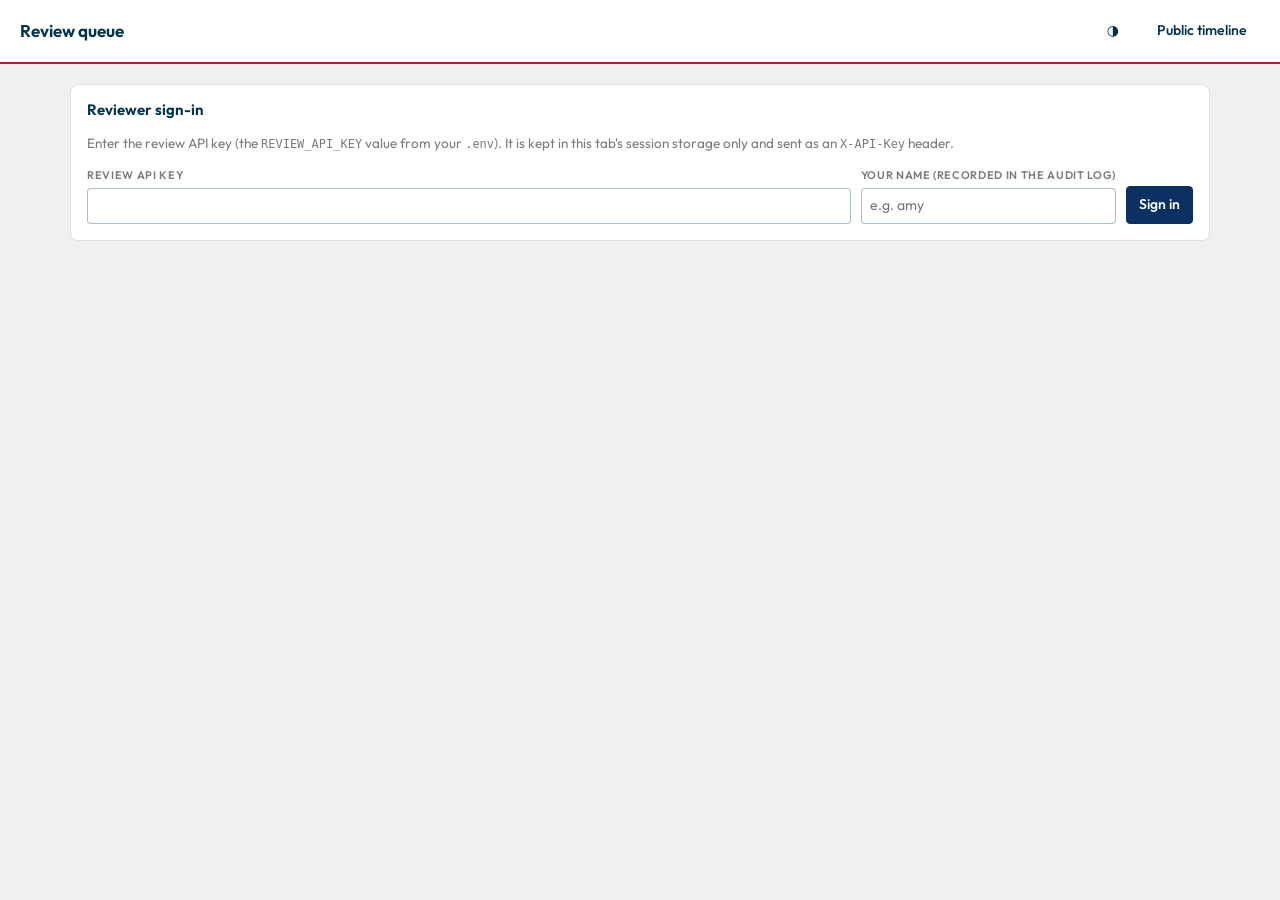
<file: static/review.html>
<!doctype html>
<html lang="en">
<head>
  <meta charset="utf-8" />
  <meta name="viewport" content="width=device-width, initial-scale=1" />
  <title>Review queue · Russo-Ukrainian War Timeline</title>
  <link rel="icon" href="/static/favicon.svg" type="image/svg+xml" />
  <link rel="preconnect" href="https://fonts.googleapis.com" />
  <link rel="preconnect" href="https://fonts.gstatic.com" crossorigin />
  <link rel="stylesheet" href="https://fonts.googleapis.com/css2?family=Outfit:wght@300..700&display=swap" />
  <link rel="stylesheet" href="/static/style.css?v=4" />
</head>
<body>
  <header class="topbar">
    <h1>Review queue</h1>
    <span class="topbar__meta" id="queue-count"></span>
    <span class="spacer"></span>
    <button type="button" id="theme-toggle" class="ghost" title="Toggle light/dark">◑</button>
    <a href="/"><button type="button" class="ghost">Public timeline</button></a>
    <button type="button" id="sign-out" class="ghost hidden">Forget key</button>
  </header>

  <main class="wrap">
    <!-- Auth gate. The key is held in sessionStorage only: it clears when the
         tab closes, so it doesn't linger on a shared machine. -->
    <section class="panel" id="auth-gate">
      <h2 style="font-size:15px;">Reviewer sign-in</h2>
      <p class="muted" style="font-size:13.5px;">
        Enter the review API key (the <span class="mono">REVIEW_API_KEY</span> value from your
        <span class="mono">.env</span>). It is kept in this tab's session storage only and sent as
        an <span class="mono">X-API-Key</span> header.
      </p>
      <div class="filters" style="margin-top:10px;">
        <div class="field" style="flex:2 1 260px;">
          <label for="auth-key">Review API key</label>
          <input type="password" id="auth-key" autocomplete="current-password" />
        </div>
        <div class="field">
          <label for="auth-actor">Your name (recorded in the audit log)</label>
          <input type="text" id="auth-actor" placeholder="e.g. amy" />
        </div>
        <button type="button" id="auth-go" class="primary">Sign in</button>
      </div>
      <div id="auth-error"></div>
    </section>

    <div id="app" class="hidden">
      <section class="panel">
        <div class="stats" id="stats"></div>
      </section>

      <section class="panel" style="margin-top:14px;">
        <div class="filters">
          <div class="field">
            <label for="f-status">Status</label>
            <select id="f-status">
              <option value="pending">Pending</option>
              <option value="approved">Approved</option>
              <option value="rejected">Rejected</option>
              <option value="auto_closed">Auto-closed (duplicates)</option>
              <option value="all">All</option>
            </select>
          </div>
          <div class="field">
            <label for="f-type">Type</label>
            <select id="f-type">
              <option value="">New and edits</option>
              <option value="new">New events only</option>
              <option value="edit">Edits only</option>
            </select>
          </div>
          <div class="field">
            <label for="f-scraper">Scraper</label>
            <input type="text" id="f-scraper" placeholder="any" />
          </div>
          <div class="field">
            <label for="f-order">Order</label>
            <select id="f-order">
              <option value="oldest">Oldest first</option>
              <option value="newest">Newest first</option>
              <option value="corroboration">Most corroborated</option>
            </select>
          </div>
          <button type="button" id="f-refresh">Refresh</button>
        </div>
      </section>

      <div id="queue" style="margin-top:14px;"></div>
      <div id="more" style="text-align:center;margin:20px 0;"></div>
    </div>
  </main>

  <script src="/static/review.js"></script>
</body>
</html>
</file>
<file: static/style.css>
/* Shared tokens and components for both views.
 *
 * Colour roles come from a validated palette. Notes on the two deliberate
 * choices here:
 *
 * 1. Events are NOT colour-coded by tag. There are 12 tags, well past the 8
 *    categorical slots a palette can safely distinguish, so hue would be a lie.
 *    Tags render as neutral chips, and the two hues in play are split by JOB,
 *    not by category, which is why no legend is needed:
 *      red  (--brand)  = the data itself + brand rules — timeline marks, year
 *                        meters, the current year, the selected event
 *      navy (--accent) = things you operate — buttons, chips, focus rings, links
 *    Red is therefore decorative/structural here and never status. Status still
 *    lives in --good/--warning/--critical, and every status pairs a glyph with a
 *    word (see the CVD note below), so a red rule is never mistaken for an error.
 *
 * 2. date_precision is encoded by SHAPE + TEXT, never colour: a solid square
 *    marker and an exact date for `day`, an open marker plus a hatched span bar
 *    and an explicit precision label for everything else.
 *
 * The diff colours (added/removed) sit at CVD ΔE 4.1 for deuteranopia — red and
 * green are indistinguishable for a large minority of readers. Every diff row
 * therefore carries a ± glyph and a "was:"/"now:" label, so colour is only ever
 * reinforcement.
 */

/* Supplied brand palette — 9 values, 8 distinct (#ffffff appears twice):
     #b31942  red          #851432  dark red
     #0a3161  blue         #00334e  navy
     #f0f0f0  near-white   #ccd5de  blue-grey
     #7b7b7b  mid grey     #ffffff  white
   Measured contrast for every pairing used below is recorded in the comments.
   Three values are DERIVED, because 8 colours cannot fill ~20 UI roles:
     --critical-wash  #f7e8ec = 10% #b31942 over white  (a tint of the red)
     dark --surface-page #002437 = 30% black over #00334e (a shade of the navy);
       needed because #00334e and #0a3161 sit 1.03:1 apart and cannot read as
       two distinct surfaces
     --border/--border-strong  rgba() of #00334e, as the previous scheme did
   --good and --warning are deliberately NOT remapped: the palette contains no
   green or amber, and those two roles carry the review view's diff add/remove
   and merge-conflict semantics, where a red "added" row would be unreadable. */
:root {
  color-scheme: light;

  --surface-1: #ffffff;
  --surface-page: #f0f0f0;
  --surface-sunken: #ccd5de;
  --text-primary: #00334e;      /* 13.3:1 on white, 11.6:1 on page */
  --text-secondary: #0a3161;    /* 12.9:1 on white, 11.3:1 on page */
  --text-muted: #7b7b7b;        /* 4.2:1 on white, 3.7:1 on page — see note */
  --gridline: #ccd5de;
  --baseline: #7b7b7b;
  --border: rgba(0, 51, 78, 0.14);
  --border-strong: rgba(0, 51, 78, 0.32);

  /* Brand red, the palette's #b31942/#851432 pair, kept as its own role so the
     decorative red and the critical red can diverge in dark mode (they must —
     see below) without every rule and mark inheriting error semantics.
       --brand      marks, rules, meter fills — non-text, needs ≥3:1
       --brand-ink  red used AS text — needs ≥4.5:1
       --brand-wash a 10% tint of the red, same value as --critical-wash */
  --brand: #b31942;             /* 6.7:1 on white, 5.9:1 on the page, 4.5:1 on the meter track */
  --brand-ink: #851432;         /* 9.8:1 on white, 8.6:1 on the page */
  --brand-wash: #f7e8ec;

  --accent: #0a3161;            /* 12.9:1 on white as a mark */
  --accent-quiet: #ccd5de;
  /* Ink that sits ON an accent fill. Must flip with the mode: the light accent
     is dark navy (white ink, 12.9:1) but the dark accent is pale blue-grey, where
     white ink would be 1.6:1 — so it becomes navy ink (8.9:1). */
  --accent-ink: #ffffff;

  --good: #0ca30c;
  --good-text: #006300;
  --good-wash: #e8f6e8;
  --warning: #fab219;
  --warning-text: #7a5300;
  --warning-wash: #fdf3dd;
  --critical: #b31942;
  --critical-text: #851432;     /* 8.3:1 on the wash below */
  --critical-wash: #f7e8ec;

  --radius: 8px;
  --radius-sm: 4px;
  --gap: 16px;
  --font: "Outfit", system-ui, -apple-system, "Segoe UI", sans-serif;
  --mono: ui-monospace, SFMono-Regular, Menlo, monospace;
}

/* Dark mode is SELECTED from the same palette, not an automatic flip. Three
   things the palette can't do in dark, and how each is resolved:
     - no dark neutral: the page uses the derived #002437 shade of the navy
     - #b31942 as TEXT on a dark surface is 2.4:1 (unreadable), so the error role
       inverts to a solid red fill with white text at 6.7:1
     - #b31942 as a MARK on the navy card is 2.0:1, so it fails even the 3:1 bar
       for non-text. The palette holds no light red, so two DERIVED tints carry
       the brand role in dark: #d1758e (40% white over the red) and #d98ca0
       (50%). Both are the same hue — only the mode changes, not the meaning. */
@media (prefers-color-scheme: dark) {
  :root:where(:not([data-theme="light"])) {
    color-scheme: dark;
    --surface-1: #00334e;
    --surface-page: #002437;
    --surface-sunken: #0a3161;
    --text-primary: #ffffff;      /* 13.3:1 on the navy card */
    --text-secondary: #ccd5de;    /* 8.9:1 on the navy card */
    --text-muted: #7b7b7b;        /* 3.1:1 on the navy card — see note */
    --gridline: rgba(204, 213, 222, 0.22);
    --baseline: #7b7b7b;
    --border: rgba(204, 213, 222, 0.16);
    --border-strong: rgba(204, 213, 222, 0.34);
    --accent: #ccd5de;            /* 8.9:1 on the navy card as a mark */
    --accent-quiet: #0a3161;
    --accent-ink: #00334e;         /* 8.9:1 on the pale accent fill */
    --brand: #d1758e;             /* 4.2:1 on the card, 5.1:1 on the page, 4.1:1 on the meter track */
    --brand-ink: #d98ca0;         /* 5.2:1 as text on the navy card */
    --brand-wash: rgba(179, 25, 66, 0.30);
    --good-text: #0ca30c;
    --good-wash: #122712;
    --warning-text: #fab219;
    --warning-wash: #2e2410;
    --critical: #b31942;
    --critical-text: #ffffff;
    --critical-wash: rgba(179, 25, 66, 0.30);   /* white ink on it: 11.5:1 */
  }
}

:root[data-theme="dark"] {
  color-scheme: dark;
  --surface-1: #00334e;
  --surface-page: #002437;
  --surface-sunken: #0a3161;
  --text-primary: #ffffff;
  --text-secondary: #ccd5de;
  --text-muted: #7b7b7b;
  --gridline: rgba(204, 213, 222, 0.22);
  --baseline: #7b7b7b;
  --border: rgba(204, 213, 222, 0.16);
  --border-strong: rgba(204, 213, 222, 0.34);
  --accent: #ccd5de;
  --accent-quiet: #0a3161;
  --accent-ink: #00334e;
  --brand: #d1758e;
  --brand-ink: #d98ca0;
  --brand-wash: rgba(179, 25, 66, 0.30);
  --good-text: #0ca30c;
  --good-wash: #122712;
  --warning-text: #fab219;
  --warning-wash: #2e2410;
  --critical: #b31942;
  --critical-text: #ffffff;
  --critical-wash: rgba(179, 25, 66, 0.30);
}

* { box-sizing: border-box; }

body {
  margin: 0;
  font-family: var(--font);
  font-size: 15px;
  line-height: 1.55;
  color: var(--text-primary);
  background: var(--surface-page);
  -webkit-font-smoothing: antialiased;
}

a { color: var(--accent); }
a:hover { color: var(--brand-ink); }
h1, h2, h3 { line-height: 1.25; margin: 0; font-weight: 650; }

/* --- Layout ---------------------------------------------------------------- */

.topbar {
  position: sticky;
  top: 0;
  z-index: 40;
  display: flex;
  flex-wrap: wrap;
  align-items: center;
  gap: 12px;
  padding: 12px 20px;
  background: var(--surface-1);
  /* Brand rule. 2px so it reads as a deliberate edge rather than a hairline
     border that happens to be red. */
  border-bottom: 2px solid var(--brand);
}
.topbar h1 { font-size: 17px; }
.topbar .spacer { flex: 1 1 auto; }
.topbar__meta { color: var(--text-secondary); font-size: 13px; font-variant-numeric: tabular-nums; }

.wrap { max-width: 1180px; margin: 0 auto; padding: 20px; }

.panel {
  background: var(--surface-1);
  border: 1px solid var(--border);
  border-radius: var(--radius);
  padding: 16px;
}

/* --- Controls -------------------------------------------------------------- */

.filters { display: flex; flex-wrap: wrap; gap: 10px; align-items: flex-end; }
.field { display: flex; flex-direction: column; gap: 4px; }
.field > label {
  font-size: 11px;
  text-transform: uppercase;
  letter-spacing: 0.06em;
  color: var(--text-muted);
  font-weight: 600;
}

input[type="text"], input[type="search"], input[type="date"], input[type="password"], select, textarea {
  font: inherit;
  font-size: 14px;
  color: var(--text-primary);
  background: var(--surface-1);
  border: 1px solid var(--border-strong);
  border-radius: var(--radius-sm);
  padding: 6px 8px;
  min-height: 34px;
}
textarea { min-height: 64px; resize: vertical; width: 100%; }
input:focus-visible, select:focus-visible, textarea:focus-visible, button:focus-visible, [tabindex]:focus-visible {
  outline: 2px solid var(--accent);
  outline-offset: 1px;
}

button {
  font: inherit;
  font-size: 14px;
  font-weight: 550;
  color: var(--text-primary);
  background: var(--surface-1);
  border: 1px solid var(--border-strong);
  border-radius: var(--radius-sm);
  padding: 7px 12px;
  min-height: 34px;
  cursor: pointer;
}
button:hover:not(:disabled) { background: var(--surface-sunken); }
button:disabled { opacity: 0.5; cursor: not-allowed; }
button.primary { background: var(--accent); border-color: var(--accent); color: var(--accent-ink); }
button.primary:hover:not(:disabled) { filter: brightness(1.08); }
button.danger { color: var(--critical-text); border-color: var(--critical); }
button.danger:hover:not(:disabled) { background: var(--critical-wash); }
button.ghost { border-color: transparent; background: transparent; }
button.ghost:hover:not(:disabled) { background: var(--surface-sunken); }

/* Tag filter chips. Selected state uses a filled accent + a check glyph, so
   selection is never colour-alone. */
.chips { display: flex; flex-wrap: wrap; gap: 6px; }
.chip {
  font: inherit;
  font-size: 13px;
  display: inline-flex;
  align-items: center;
  gap: 5px;
  padding: 4px 10px;
  min-height: 28px;
  border-radius: 999px;
  border: 1px solid var(--border-strong);
  background: var(--surface-1);
  color: var(--text-secondary);
  cursor: pointer;
}
.chip:hover { background: var(--surface-sunken); }
.chip__count { color: var(--text-muted); font-variant-numeric: tabular-nums; font-size: 12px; }
.chip[aria-pressed="true"] {
  background: var(--accent);
  border-color: var(--accent);
  color: var(--accent-ink);
  font-weight: 600;
}
.chip[aria-pressed="true"] .chip__count { color: var(--accent-ink); opacity: 0.8; }
.chip[aria-pressed="true"]::before { content: "✓"; font-weight: 700; }

.tagline { display: flex; flex-wrap: wrap; gap: 5px; }
.tag {
  font-size: 12px;
  padding: 2px 8px;
  border-radius: 999px;
  background: var(--surface-sunken);
  color: var(--text-secondary);
  border: 1px solid var(--border);
  white-space: nowrap;
}
.tag--rc { border-style: dashed; }
/* Marks an event whose span crosses a New Year. It is filed under its start
   year, so this chip is what tells you the rest of the span exists. Pairs the
   red wash with explicit "spans YYYY–YYYY" text — never colour alone. Drawn
   from the BRAND red, not --critical: a span is a fact about the date, not a
   problem. Identical to the old critical wash in light mode; in dark it takes
   the pink ink (5.1:1 on the wash) instead of the error role's white. */
.tag--span {
  align-self: flex-start;
  font-size: 11px;
  font-weight: 600;
  background: var(--brand-wash);
  border-color: var(--brand);
  color: var(--brand-ink);
}

/* --- Year sections (accordion) --------------------------------------------- */
/* One <details> per year, newest first. Native disclosure semantics carry the
   keyboard and screen-reader behaviour, so there is no hand-rolled ARIA here.
   The meter on each row is a one-series magnitude encoding — length only, single
   flat accent, with the count printed beside it so the bar is reinforcement
   rather than the sole channel. */

.yearsec {
  background: var(--surface-1);
  border: 1px solid var(--border);
  border-radius: var(--radius);
  margin-bottom: 10px;
}
.yearsec[open] { border-color: var(--border-strong); }
/* The current year is the one section open on first load. A red edge + red
   numerals say "you are here" without a badge; the caret still carries
   open/closed, so this is identity, not state. Doubled class so it outranks the
   [open] rule above, and a real border rather than an inset shadow so the
   summary's hover background can't paint over it. */
.yearsec.yearsec--current {
  border-left: 3px solid var(--brand);
}
.yearsec--current > summary .yearsec__label { color: var(--brand-ink); }

.yearsec > summary {
  display: flex;
  align-items: center;
  gap: 10px;
  padding: 13px 16px;
  cursor: pointer;
  list-style: none;
  border-radius: var(--radius);
}
.yearsec > summary::-webkit-details-marker { display: none; }
.yearsec > summary:hover { background: var(--surface-sunken); }
.yearsec > summary .spacer { flex: 1 1 auto; }
.yearsec[open] > summary {
  border-bottom: 1px solid var(--gridline);
  border-radius: var(--radius) var(--radius) 0 0;
}

/* Rotating caret: the open/closed state is a shape, not a colour. */
.yearsec__caret {
  flex: 0 0 auto;
  width: 9px;
  height: 9px;
  border-right: 2px solid var(--text-muted);
  border-bottom: 2px solid var(--text-muted);
  transform: rotate(-45deg);
  transition: transform 0.15s;
}
.yearsec[open] > summary .yearsec__caret { transform: rotate(45deg); }

.yearsec__label {
  flex: 0 0 auto;
  font-size: 19px;
  font-weight: 680;
  font-variant-numeric: tabular-nums;
  letter-spacing: -0.01em;
  min-width: 3.4em;
}
.yearsec__themes {
  display: flex;
  flex-wrap: wrap;
  gap: 0 6px;
  font-size: 13px;
  color: var(--text-secondary);
}
.yearsec__theme { display: inline-flex; gap: 6px; white-space: nowrap; }
.yearsec__dot { color: var(--text-muted); }

.yearsec__meter {
  flex: 0 0 auto;
  width: 84px;
  height: 6px;
  border-radius: 3px;
  background: var(--surface-sunken);
  overflow: hidden;
}
.yearsec__fill {
  display: block;
  height: 100%;
  background: var(--brand);
  border-radius: 0 3px 3px 0; /* rounded data-end, square at the origin */
}
.yearsec__count {
  flex: 0 0 auto;
  font-size: 12.5px;
  color: var(--text-muted);
  font-variant-numeric: tabular-nums;
  min-width: 6.2em;
  text-align: right;
}

/* A year with no matches under the current filter stays in place rather than
   vanishing, so the list doesn't reshuffle while you type. */
.yearsec--empty > summary { opacity: 0.55; }
.yearsec--empty .yearsec__label { font-weight: 600; }

.yearsec > .events { padding: 0 16px 6px; }
.yearsec > .events > .event:first-child { border-top: 0; }

/* Runs of years with no events at all, collapsed to a single inert row. */
.yeargap {
  font-size: 12.5px;
  color: var(--text-muted);
  text-align: center;
  padding: 8px 0;
  margin-bottom: 10px;
  border-top: 1px dashed var(--gridline);
  border-bottom: 1px dashed var(--gridline);
}

/* --- Timeline -------------------------------------------------------------- */

.events { list-style: none; margin: 0; padding: 0; }

.event {
  display: grid;
  grid-template-columns: 168px 1fr;
  gap: 18px;
  padding: 14px 0;
  border-top: 1px solid var(--gridline);
  cursor: pointer;
}
.event:hover { background: var(--surface-page); }
.event[aria-current="true"] {
  background: var(--surface-page);
  box-shadow: inset 3px 0 0 var(--brand);
}

/* Date rail: the precision encoding lives here. */
.rail { display: flex; flex-direction: column; gap: 5px; padding-left: 10px; }
.rail__date { font-size: 13px; font-weight: 600; font-variant-numeric: tabular-nums; }
.rail__precision {
  font-size: 11px;
  text-transform: uppercase;
  letter-spacing: 0.05em;
  color: var(--text-muted);
  font-weight: 600;
}

/* `day` — a solid mark and an exact date. */
.mark { display: flex; align-items: center; gap: 0; height: 10px; }
.mark__dot { width: 9px; height: 9px; background: var(--brand); border-radius: 2px; flex: 0 0 auto; }
.mark__bar { height: 3px; background: var(--brand); border-radius: 2px; flex: 1 1 auto; }

/* Non-`day` — hollow end caps and a hatched span, i.e. "the edges are soft".
   Reads as approximate without relying on hue. */
.event--imprecise .mark__dot {
  background: transparent;
  border: 2px solid var(--brand);
  border-radius: 50%;
  width: 10px;
  height: 10px;
}
.event--imprecise .mark__bar {
  background: repeating-linear-gradient(
    135deg,
    var(--brand) 0 2px,
    transparent 2px 5px
  );
  height: 5px;
  border-radius: 0;
}
.event--imprecise .rail__date { font-style: italic; font-weight: 550; }
.event--undated .mark { opacity: 0.55; }

.event__body { margin: 0; font-size: 14.5px; color: var(--text-primary); }
.event__foot { display: flex; flex-wrap: wrap; gap: 8px; align-items: center; margin-top: 8px; }
.event__sources { font-size: 12px; color: var(--text-muted); }

/* --- Detail drawer --------------------------------------------------------- */

.drawer {
  position: fixed;
  top: 0;
  right: 0;
  bottom: 0;
  width: min(520px, 100%);
  z-index: 60;
  background: var(--surface-1);
  border-left: 1px solid var(--border);
  box-shadow: -8px 0 32px rgba(0, 0, 0, 0.18);
  overflow-y: auto;
  padding: 20px;
  transform: translateX(100%);
  transition: transform 0.18s ease-out;
}
.drawer[data-open="true"] { transform: none; }
.drawer__head { display: flex; align-items: flex-start; gap: 12px; margin-bottom: 4px; }
.drawer__head h2 { font-size: 16px; flex: 1 1 auto; }
.drawer dl { margin: 14px 0 0; display: grid; grid-template-columns: 128px 1fr; gap: 6px 12px; font-size: 13.5px; }
.drawer dt { color: var(--text-muted); font-weight: 600; font-size: 12px; text-transform: uppercase; letter-spacing: 0.05em; }
.drawer dd { margin: 0; }
.drawer__body { font-size: 15px; margin: 12px 0 0; }
.drawer__section {
  margin-top: 18px;
  font-size: 12px;
  text-transform: uppercase;
  letter-spacing: 0.06em;
  color: var(--brand-ink);
}
.drawer__quote {
  margin: 4px 0 0;
  padding-left: 10px;
  border-left: 2px solid var(--brand);
  color: var(--text-secondary);
}
.drawer ul.sources { list-style: none; margin: 6px 0 0; padding: 0; display: flex; flex-direction: column; gap: 8px; }
.drawer ul.sources li { font-size: 13.5px; }
.scrim {
  position: fixed;
  inset: 0;
  z-index: 50;
  background: rgba(0, 0, 0, 0.28);
  opacity: 0;
  pointer-events: none;
  transition: opacity 0.18s;
}
.scrim[data-open="true"] { opacity: 1; pointer-events: auto; }

/* --- Badges ---------------------------------------------------------------- */
/* Every status badge pairs a glyph with a word — colour never carries meaning
   on its own (see the CVD note at the top of this file). */

.badge {
  display: inline-flex;
  align-items: center;
  gap: 5px;
  font-size: 11.5px;
  font-weight: 650;
  padding: 2px 8px;
  border-radius: var(--radius-sm);
  border: 1px solid var(--border-strong);
  background: var(--surface-sunken);
  color: var(--text-secondary);
  white-space: nowrap;
}
.badge--new { color: var(--good-text); background: var(--good-wash); border-color: var(--good); }
.badge--edit { color: var(--accent); background: var(--accent-quiet); border-color: var(--accent); }
.badge--warn { color: var(--warning-text); background: var(--warning-wash); border-color: var(--warning); }
.badge--danger { color: var(--critical-text); background: var(--critical-wash); border-color: var(--critical); }

.mono { font-family: var(--mono); font-size: 12px; }
.muted { color: var(--text-muted); }
.empty { padding: 40px 20px; text-align: center; color: var(--text-muted); }
.hidden { display: none !important; }

/* --- Diff table (review view) --------------------------------------------- */

.diff { width: 100%; border-collapse: collapse; font-size: 13.5px; margin-top: 10px; }
.diff th {
  text-align: left;
  font-size: 11px;
  text-transform: uppercase;
  letter-spacing: 0.05em;
  color: var(--text-muted);
  padding: 4px 8px;
  border-bottom: 1px solid var(--gridline);
  font-weight: 600;
}
.diff td { padding: 7px 8px; vertical-align: top; border-bottom: 1px solid var(--gridline); }
/* Field names hug their content; the value column absorbs all remaining width
   so before/after rows sit directly beside the field they belong to. */
.diff td.field { font-weight: 600; white-space: nowrap; width: 1%; }
.diff th:last-child, .diff td:last-child { width: 99%; }
.diff .val { display: block; }
.diff .val__label {
  font-size: 10.5px;
  text-transform: uppercase;
  letter-spacing: 0.06em;
  font-weight: 700;
  margin-right: 6px;
}
.diff .before { background: var(--critical-wash); color: var(--critical-text); }
.diff .before .val__label::before { content: "− "; }
.diff .after { background: var(--good-wash); color: var(--good-text); }
.diff .after .val__label::before { content: "+ "; }
.diff .before del { text-decoration: line-through; opacity: 0.85; }
.diff tr.conflict td { box-shadow: inset 3px 0 0 var(--warning); }

.card {
  background: var(--surface-1);
  border: 1px solid var(--border);
  border-radius: var(--radius);
  padding: 16px;
  margin-bottom: 14px;
}
.card--conflict { border-color: var(--warning); border-left-width: 4px; }
.card__head { display: flex; flex-wrap: wrap; gap: 8px; align-items: center; margin-bottom: 8px; }
.card__head h3 { font-size: 14px; }
.card__actions { display: flex; flex-wrap: wrap; gap: 8px; align-items: center; margin-top: 14px; padding-top: 12px; border-top: 1px solid var(--gridline); }

.kv { display: grid; grid-template-columns: 140px 1fr; gap: 4px 12px; font-size: 13px; margin: 0; }
.kv dt { color: var(--text-muted); font-weight: 600; }
.kv dd { margin: 0; }

.notice {
  padding: 10px 12px;
  border-radius: var(--radius-sm);
  font-size: 13.5px;
  margin-bottom: 12px;
  border: 1px solid var(--border-strong);
  background: var(--surface-sunken);
}
.notice--warn { background: var(--warning-wash); border-color: var(--warning); color: var(--warning-text); }
.notice--error { background: var(--critical-wash); border-color: var(--critical); color: var(--critical-text); }
.notice--ok { background: var(--good-wash); border-color: var(--good); color: var(--good-text); }

.stats { display: flex; flex-wrap: wrap; gap: 22px; }
.stat__value { font-size: 24px; font-weight: 680; font-variant-numeric: tabular-nums; line-height: 1.1; }
.stat__label { font-size: 11px; text-transform: uppercase; letter-spacing: 0.06em; color: var(--text-muted); font-weight: 600; }

.editor { margin-top: 12px; padding: 12px; background: var(--surface-sunken); border-radius: var(--radius-sm); }
.editor label { display: block; font-size: 11px; text-transform: uppercase; letter-spacing: 0.06em; color: var(--text-secondary); font-weight: 600; margin: 8px 0 3px; }
.editor input[type="text"], .editor textarea { width: 100%; }
.editor__grid { display: grid; grid-template-columns: repeat(auto-fit, minmax(180px, 1fr)); gap: 0 12px; }

@media (max-width: 720px) {
  .event { grid-template-columns: 1fr; gap: 8px; }
  .rail { flex-direction: row; align-items: center; flex-wrap: wrap; gap: 10px; padding-left: 0; }
  .mark { width: 56px; }
  .drawer { width: 100%; }
  .kv, .drawer dl { grid-template-columns: 1fr; }
  /* The themes line is the first thing to go when the row runs out of width —
     year, meter and count all carry more weight. */
  .yearsec__themes { display: none; }
  .yearsec__label { font-size: 17px; }
  .yearsec > summary { padding: 12px; gap: 8px; }
  .yearsec > .events { padding: 0 12px 4px; }
}

@media print {
  .topbar, .filters, .drawer, .scrim { display: none !important; }
  /* Print every year, not just the ones left open on screen. */
  .yearsec > summary { break-after: avoid; }
  .yearsec:not([open]) > .events { display: block !important; }
  .yearsec__caret, .yearsec__meter { display: none !important; }
}
</file>
